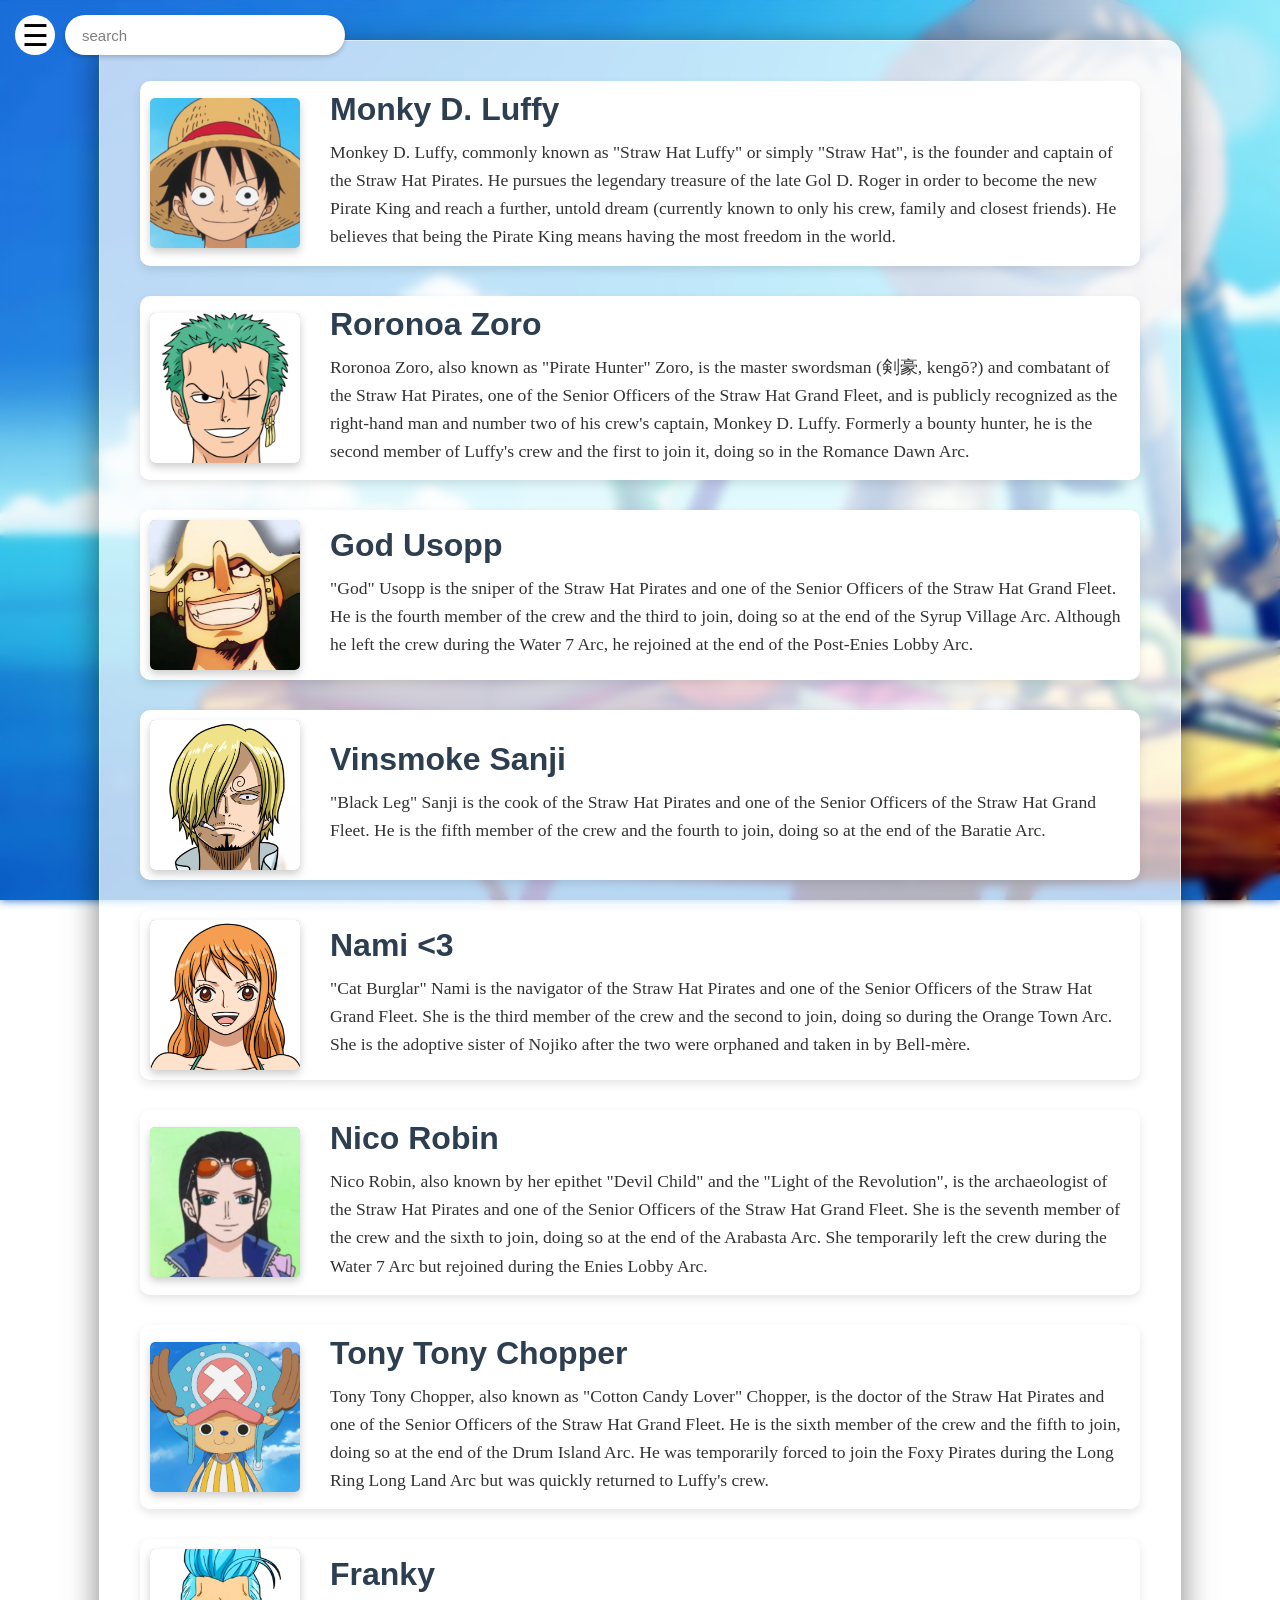
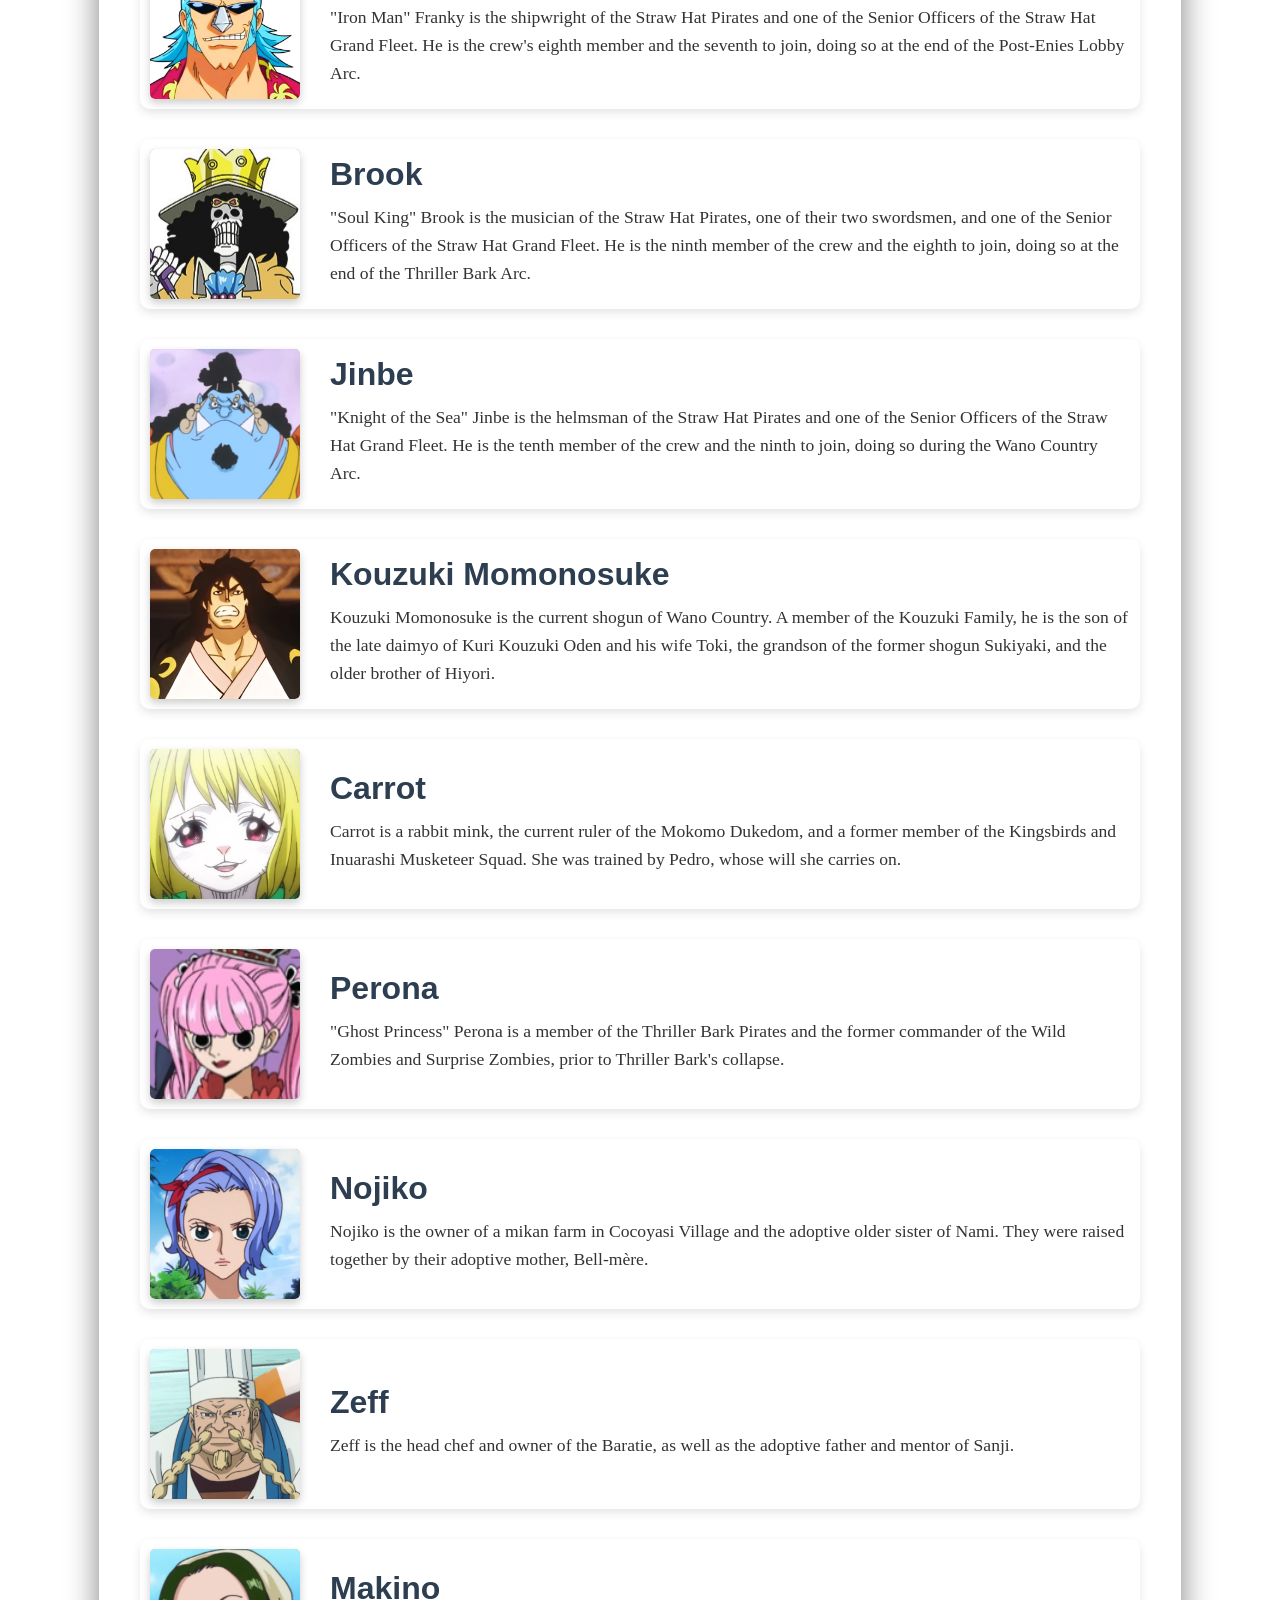
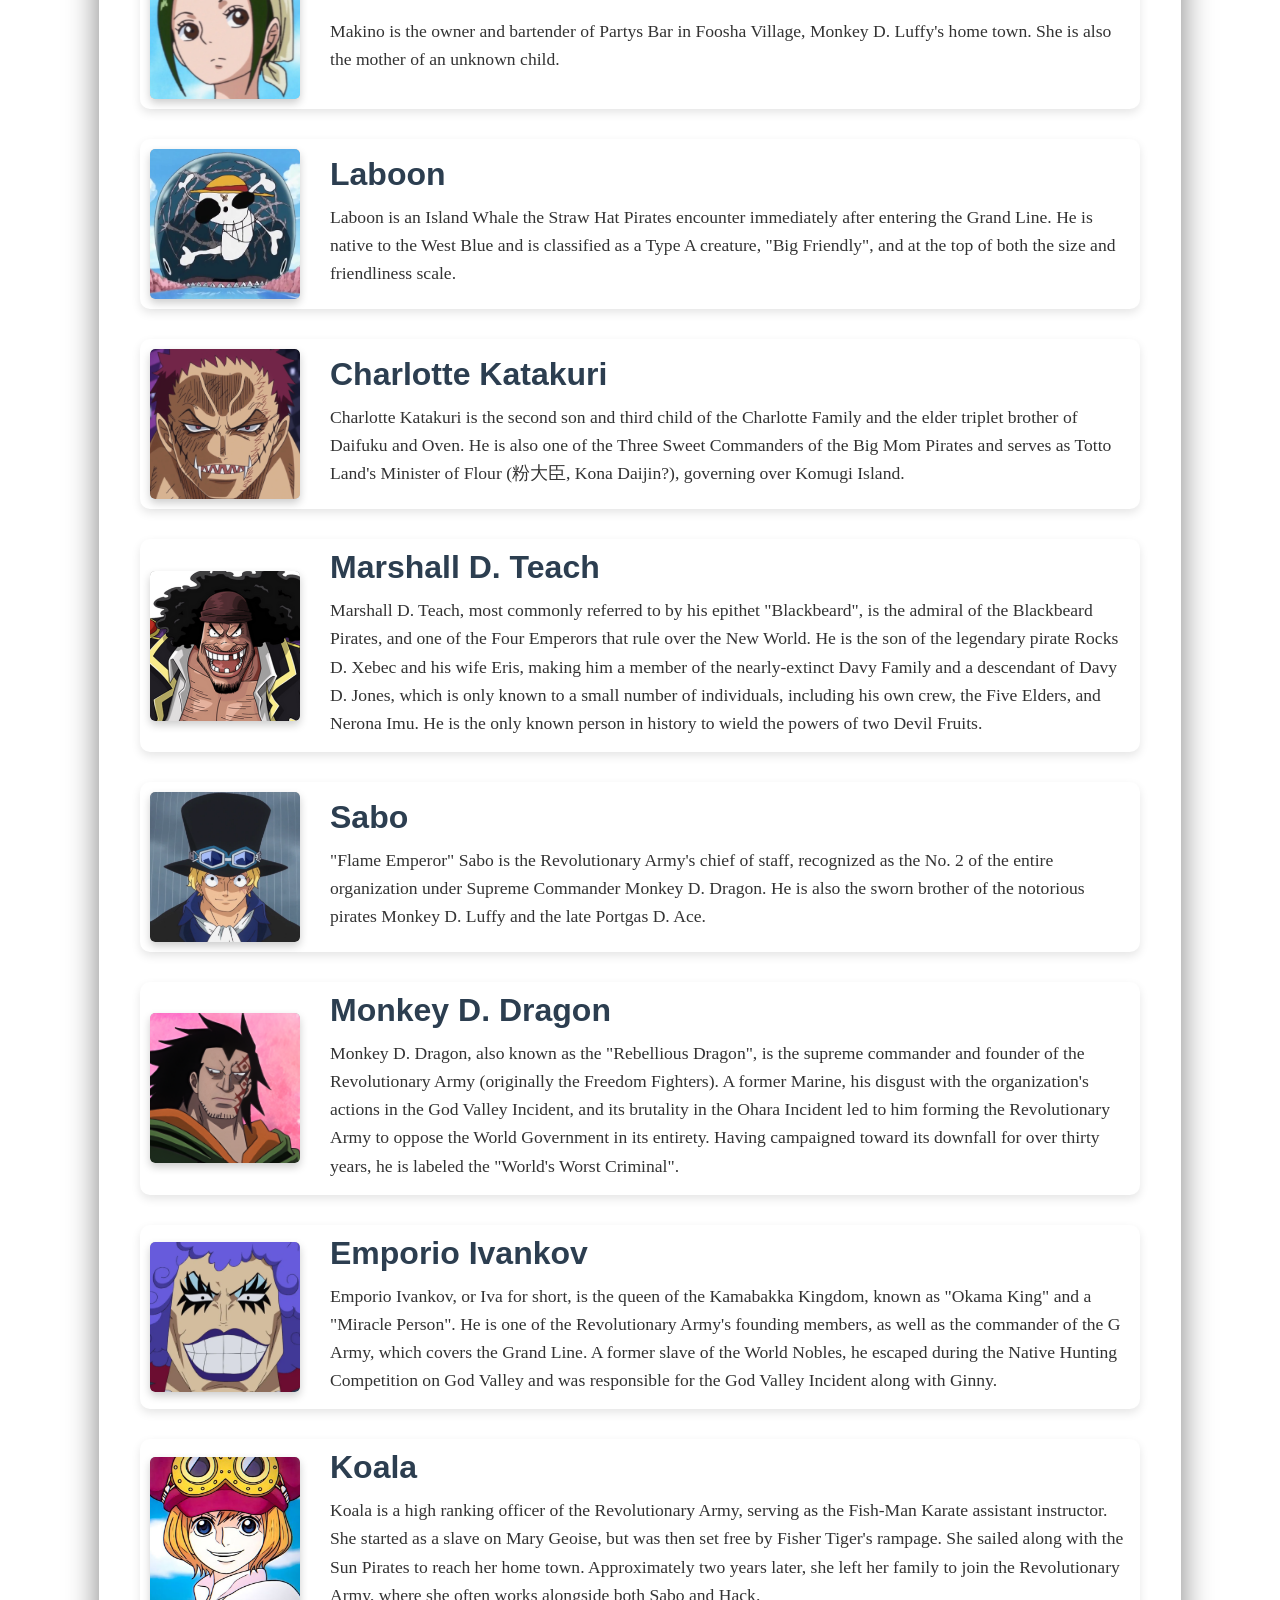
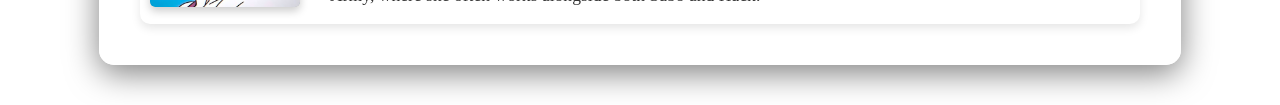
<file: characters.html>
<!DOCTYPE html>
<html lang="en">
<head>
    <meta charset="UTF-8">
    <meta name="viewport" content="width=device-width, initial-scale=1.0">
    <title>characters</title>
    <link rel="icon" href="images/one-map-logo.png">
    <link rel="stylesheet" href="CSS/global.css">
    <link rel="stylesheet" href="CSS/characters.css">
    <link rel="stylesheet" href="https://cdnjs.cloudflare.com/ajax/libs/font-awesome/4.7.0/css/font-awesome.min.css">
</head>
<body>

    <div id="search">
        <input id="search-input" type="search" placeholder="search" autocomplete="off">
        <button id="clear-btn" class="fa fa-times" title="Clear search" style="display: none;"></button>
        <div id="search-results" class="search-dropdown" style="display: none;"></div>
    </div>
    
    <div id="page-overlay"></div>
    <span style="font-size:30px;cursor:pointer" id="open-nav-btn">&#9776;</span>

    <div id="mySidenav" class="sidenav">
        <a href="javascript:void(0)" class="closebtn" id="close-nav-btn">&times;</a>
        <a href="index.html" id="Map-nav"><i class="fa fa-map-o"></i> Map</a>
        <a href="characters.html" id="characters"><img src="images/characters-icon.png" class="characters-icon"> characters</a>
        <a href="places.html" id="Places"><i class="fa fa-map-marker"></i> Places</a>
        <a href="wordle.html" id="wordle-nav"><i class="fa fa-gamepad"></i> Wordle</a>
        <a href="contact.html" id="contact"><i class="fa fa-fw fa-envelope"></i> Contact us</a>
    </div>

    <div id="cards-grid" class="cards-grid"></div>

<script src="https://code.jquery.com/jquery-3.7.1.min.js"></script>
<script src="JS/global.js"></script>
<script src="JS/characters.js"></script>
</body>
</html>
</file>
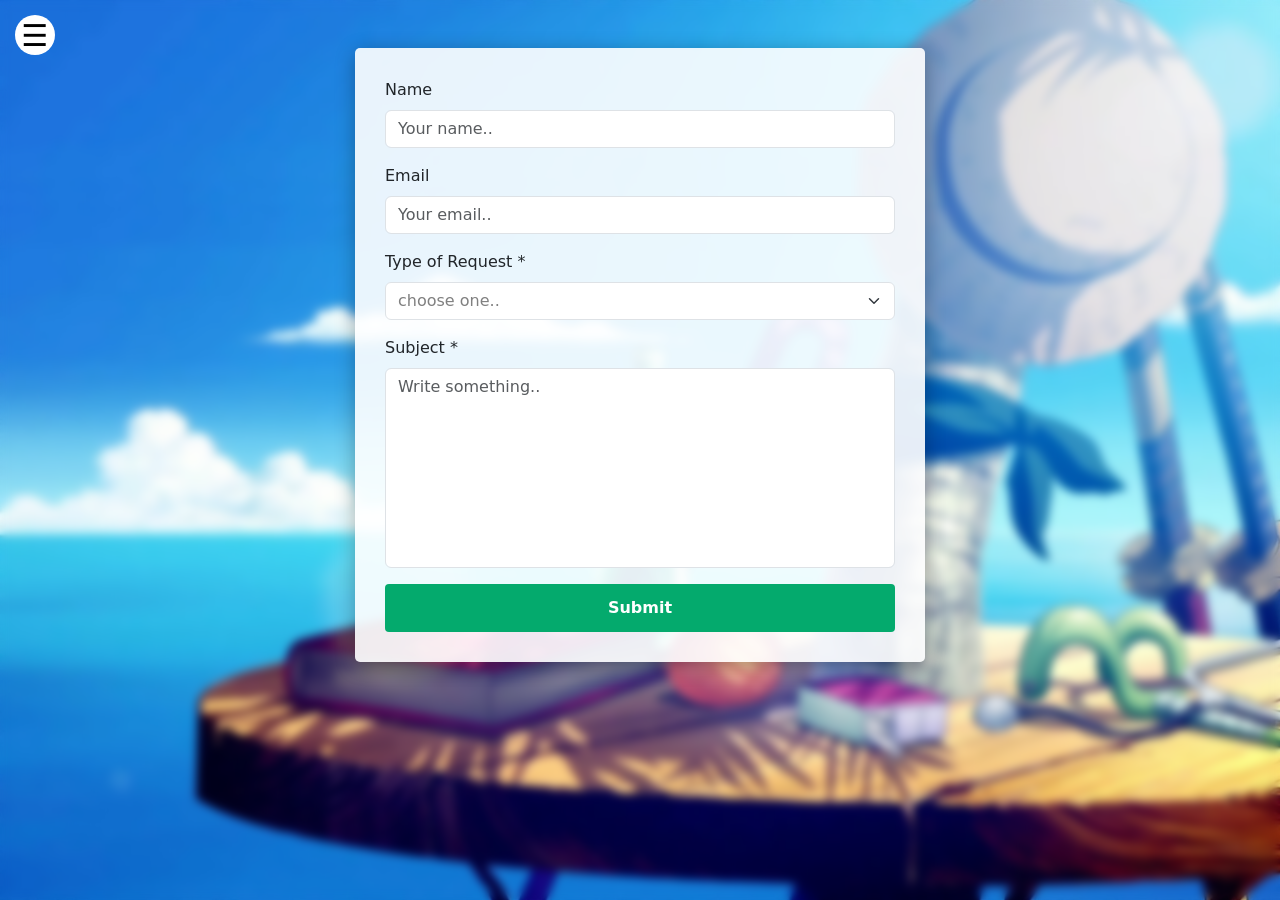
<file: contact.html>
<!DOCTYPE html>
<html lang="en">

<head>
    <meta charset="UTF-8">
    <meta name="viewport" content="width=device-width, initial-scale=1.0">
    <title>Contact Us</title>
    <link rel="icon" href="images/one-map-logo.png">
    <link href="https://cdn.jsdelivr.net/npm/bootstrap@5.3.2/dist/css/bootstrap.min.css" rel="stylesheet">
    
    <link rel="stylesheet" href="CSS/global.css">
    <link rel="stylesheet" href="CSS/contact.css">
    <link rel="stylesheet" href="https://cdnjs.cloudflare.com/ajax/libs/font-awesome/4.7.0/css/font-awesome.min.css">
</head>

<body>

    <div id="page-overlay"></div>
    <span style="font-size:30px;cursor:pointer" id="open-nav-btn">&#9776;</span>

    <div id="mySidenav" class="sidenav">
        <a href="javascript:void(0)" class="closebtn" id="close-nav-btn">&times;</a>
        <a href="index.html" id="Map-nav"><i class="fa fa-map-o"></i> Map</a>
        <a href="characters.html" id="characters"><img src="images/characters-icon.png" class="characters-icon"> characters</a>
        <a href="places.html" id="Places"><i class="fa fa-map-marker"></i> Places</a>
        <a href="wordle.html" id="wordle-nav"><i class="fa fa-gamepad"></i> Wordle</a>
        <a href="contact.html" id="contact"><i class="fa fa-fw fa-envelope"></i> Contact us</a>
    </div>

    <div class="container mt-5 mb-5">
        <div class="row justify-content-center">
            <div class="col-12 col-md-8 col-lg-6 contact-card">
                
                <form action="">
                    <div class="mb-3">
                        <label for="fname" class="form-label">Name</label>
                        <input type="text" id="fname" name="fullname" class="form-control custom-input" placeholder="Your name..">
                    </div>

                    <div class="mb-3">
                        <label for="email" class="form-label">Email</label>
                        <input type="email" id="email" name="email" class="form-control custom-input" placeholder="Your email.." pattern="[a-z0-9._%+\-]+@[a-z0-9.\-]+\.[a-z]{2,}$">
                    </div>

                    <div class="mb-3">
                        <label for="reqtype" class="form-label">Type of Request *</label>
                        <select id="reqtype" name="reqtype" class="form-select custom-input" required>
                            <option value="" disabled selected>choose one..</option>
                            <option value="bugrep">Bug Report</option>
                            <option value="suggestion">Feature Suggestion</option>
                            <option value="wrong">Wrong Information</option>
                            <option value="feedback">General Feedback</option>
                            <option value="contact">Contact</option>
                            <option value="Other">Other</option>
                        </select>
                    </div>

                    <div class="mb-3">
                        <label for="subject" class="form-label d-flex justify-content-between align-items-center">
                            <span>Subject *</span>
                            <span id="char-warning" class="warning-text mb-0 text-end">You have reached the maximum character limit.</span>
                        </label>
                        <textarea id="subject" name="subject" class="form-control custom-input" placeholder="Write something.." style="height:200px" maxlength="1000" required></textarea>
                    </div>
                
                    <button type="submit" class="btn w-100 custom-submit">Submit</button>
                </form>

            </div>
        </div>
    </div>

    <div id="success-popup" class="popup-overlay">
        <div class="popup-content">
            <h2>Success!</h2>
            <p>Your message has been sent successfully.</p>
            <button id="close-popup" class="btn custom-submit">Close</button>
        </div>
    </div>

    <script src="https://code.jquery.com/jquery-3.7.1.min.js"></script>
    <script src="JS/contact.js"></script>
    <script src="JS/global.js"></script>
</body>
</html>
</file>
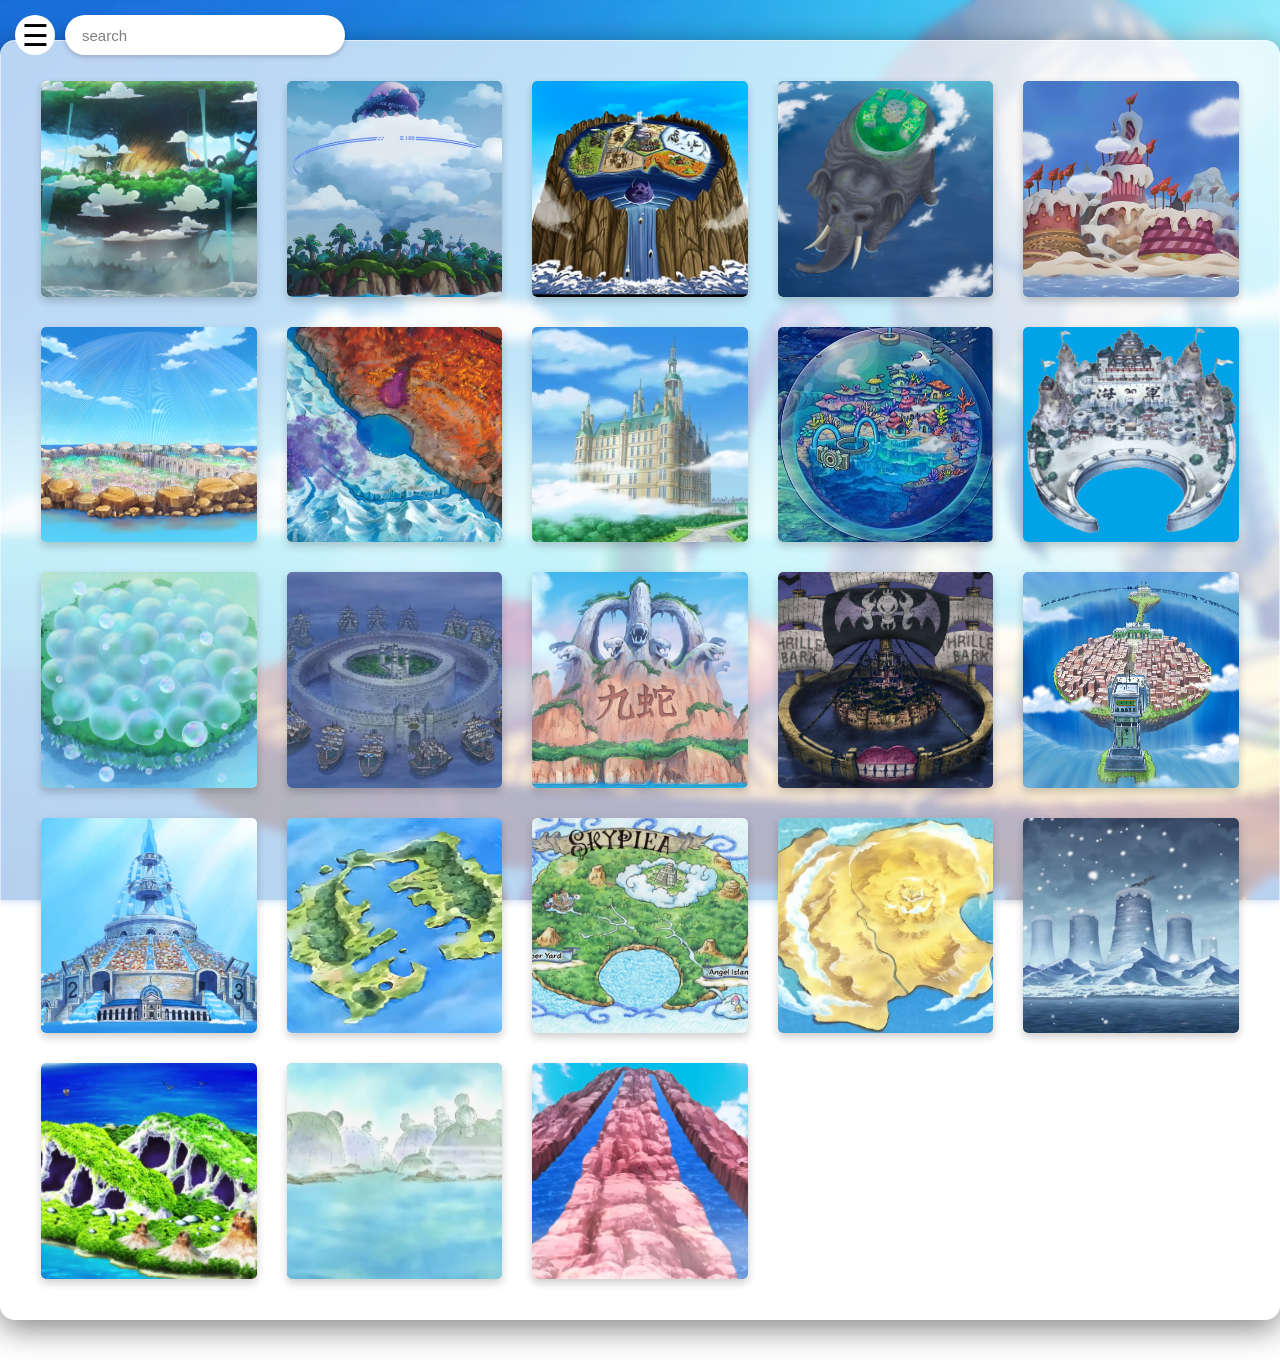
<file: places.html>
<!DOCTYPE html>
<html lang="en">
<head>
    <meta charset="UTF-8">
    <meta name="viewport" content="width=device-width, initial-scale=1.0">
    <title>places</title>
    <link rel="icon" href="images/one-map-logo.png">
    <link rel="stylesheet" href="CSS/global.css">
    <link rel="stylesheet" href="CSS/places.css">
    <link rel="stylesheet" href="https://cdnjs.cloudflare.com/ajax/libs/font-awesome/4.7.0/css/font-awesome.min.css">
</head>
<body>

    <div id="search">
        <input id="search-input" type="search" placeholder="search" autocomplete="off">
        <button id="clear-btn" class="fa fa-times" title="Clear search" style="display: none;"></button>
        <div id="search-results" class="search-dropdown" style="display: none;"></div>
    </div>
    
    <div id="page-overlay"></div>
    <span style="font-size:30px;cursor:pointer" id="open-nav-btn">&#9776;</span>

    <div id="mySidenav" class="sidenav">
        <a href="javascript:void(0)" class="closebtn" id="close-nav-btn">&times;</a>
        <a href="index.html" id="Map-nav"><i class="fa fa-map-o"></i> Map</a>
        <a href="characters.html" id="characters"><img src="images/characters-icon.png" class="characters-icon"> characters</a>
        <a href="places.html" id="Places"><i class="fa fa-map-marker"></i> Places</a>
        <a href="wordle.html" id="wordle-nav"><i class="fa fa-gamepad"></i> Wordle</a>
        <a href="contact.html" id="contact"><i class="fa fa-fw fa-envelope"></i> Contact us</a>
    </div>

    <div id="cards-grid" class="cards-grid"></div>

<script src="https://code.jquery.com/jquery-3.7.1.min.js"></script>
<script src="JS/global.js"></script>
<script src="JS/places.js"></script>
</body>
</html>
</file>
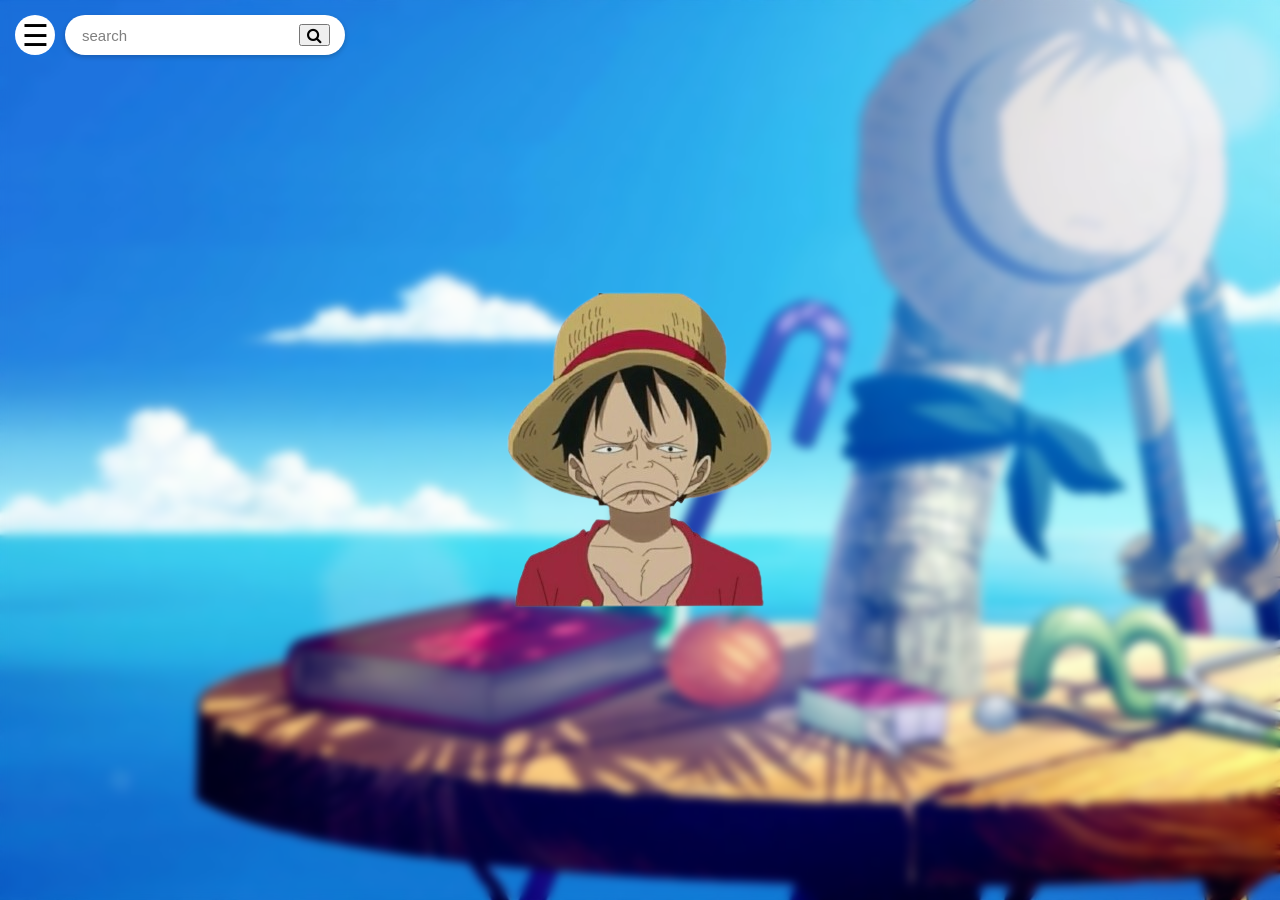
<file: Places.html>
<!DOCTYPE html>
<html lang="en">
<head>
    <meta charset="UTF-8">
    <meta name="viewport" content="width=device-width, initial-scale=1.0">
    <title>places</title>
    <style>
        h1,h3{display: flex; justify-content: center; color: rgb(255, 0, 0);}
        .sad-face{
            position: fixed;
            top: 50%;
            left: 50%;
            transform: translate(-50%, -50%);

        }
    </style>
    <link rel="stylesheet" href="CSS/style.css">
    <link rel="stylesheet" href="CSS/global.css">
    <link rel="stylesheet" href="https://cdnjs.cloudflare.com/ajax/libs/font-awesome/4.7.0/css/font-awesome.min.css">
</head>
<body>

    <div id="search">
        <input id="search-input" type="search" placeholder="search" autocomplete="off">
        <button class="fa fa-search" title="search"></button>
        <div id="search-results" class="search-dropdown" style="display: none;"></div>
    </div>

    <span style="font-size:30px;cursor:pointer" id="open-nav-btn">&#9776;</span>

    <div id="mySidenav" class="sidenav">
        <a href="javascript:void(0)" class="closebtn" id="close-nav-btn">&times;</a>
        <a href="index.html" id="Map-nav"><i class="fa fa-map-o"></i> Map</a>
        <a href="characters.html" id="characters"><img src="images/characters-icon.png" class="characters-icon"> characters</a>
        <a href="places.html" id="Places"><i class="fa fa-map-marker"></i> Places</a>
        <a href="contact.html" id="contact"><i class="fa fa-fw fa-envelope"></i> Contact us</a>
    </div>
    <h1>Coming soon...</h1>
    <img src="images/luffy-ugly-face.png" class="sad-face">
    

<script src="https://code.jquery.com/jquery-3.7.1.min.js"></script>
<script src="JS/global.js"></script>
</body>
</html>
</file>
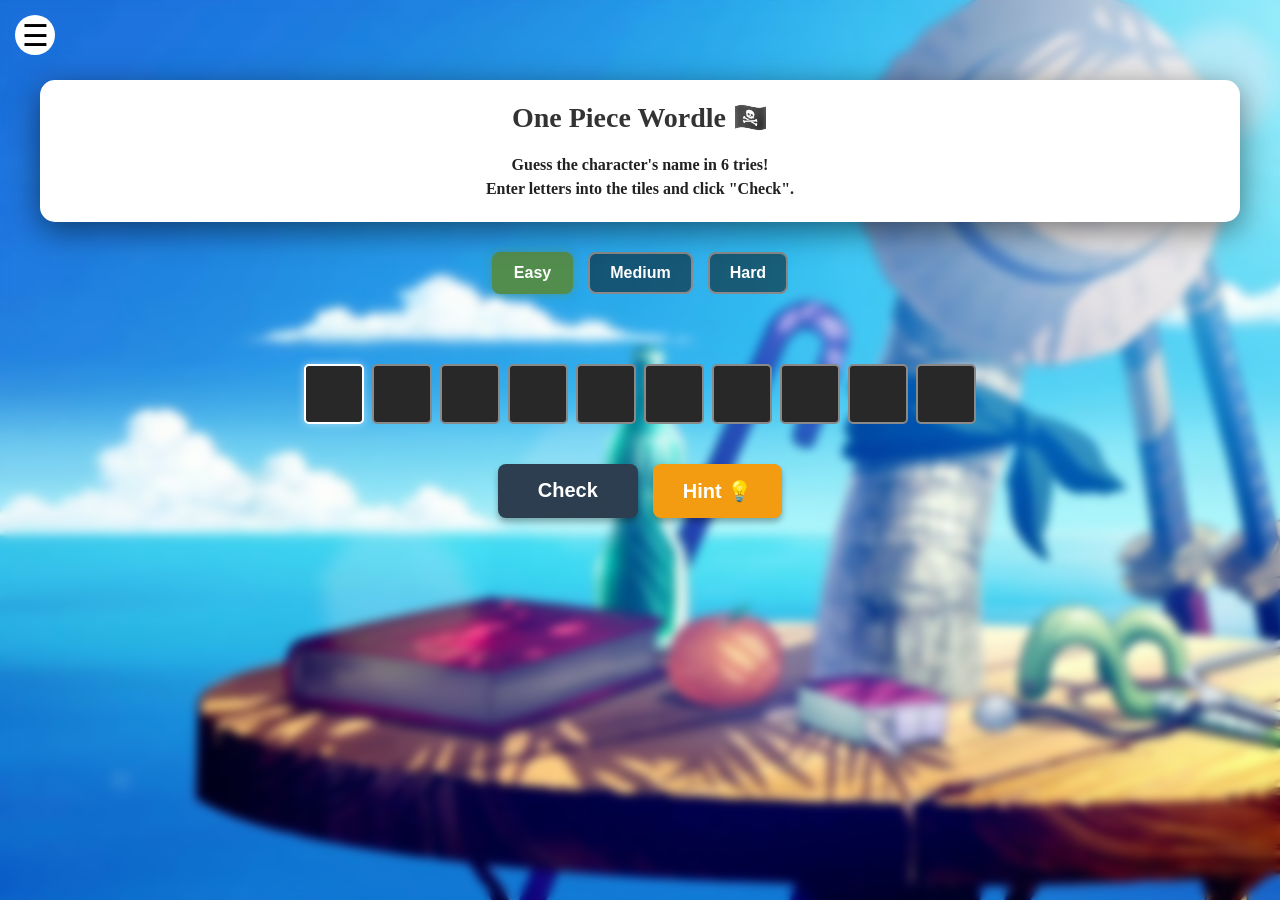
<file: wordle.html>
<!DOCTYPE html>
<html lang="en">
<head>
    <meta charset="UTF-8">
    <meta name="viewport" content="width=device-width, initial-scale=1.0">
    <title>One Piece Wordle</title>
    <link rel="icon" href="images/one-map-logo.png">
    <link rel="stylesheet" href="CSS/global.css">
    <link rel="stylesheet" href="CSS/wordle.css">
    <link rel="stylesheet" href="https://cdnjs.cloudflare.com/ajax/libs/font-awesome/4.7.0/css/font-awesome.min.css">
</head>
<body>
    
    <div id="page-overlay"></div>
    <span style="font-size:30px;cursor:pointer" id="open-nav-btn">&#9776;</span>

    <div id="mySidenav" class="sidenav">
        <a href="javascript:void(0)" class="closebtn" id="close-nav-btn">&times;</a>
        <a href="index.html" id="Map-nav"><i class="fa fa-map-o"></i> Map</a>
        <a href="characters.html" id="characters"><img src="images/characters-icon.png" class="characters-icon"> characters</a>
        <a href="places.html" id="Places"><i class="fa fa-map-marker"></i> Places</a>
        <a href="wordle.html" id="wordle-nav"><i class="fa fa-gamepad"></i> Wordle</a>
        <a href="contact.html" id="contact"><i class="fa fa-fw fa-envelope"></i> Contact us</a>
    </div>

    <main class="wordle-container">
        <div class="info-box">
            <h1>One Piece Wordle 🏴‍☠️</h1>
            <p>Guess the character's name in 6 tries! <br>
            Enter letters into the tiles and click "Check".</p>
        </div>

        <div class="difficulty-selectors">
            <button class="diff-btn active" data-level="easy">Easy</button>
            <button class="diff-btn" data-level="medium">Medium</button>
            <button class="diff-btn" data-level="hard">Hard</button>
        </div>

        <div id="guess-history" class="wordle-grid"></div>

        <div class="wordle-grid">
            <div id="active-guess" class="wordle-row">
                </div>
        </div>

        <div class="action-buttons">
            <button id="check-btn" class="check-button">Check</button>
            <button id="hint-btn" class="hint-button" title="Get the first letter!">Hint 💡</button>
        </div>
        
        <div id="game-message" style="display: none; text-align: center; font-size: 24px; font-weight: bold; color: white; margin-top: 10px;"></div>
    </main>

    <script src="https://code.jquery.com/jquery-3.7.1.min.js"></script>
    <script src="JS/global.js"></script>
    <script src="JS/wordle.js"></script>
</body>
</html>
</file>
<file: CSS/global.css>
/* ----- general ----- */
html, body {
    margin: 0;
    padding: 0;
    width: 100%;
}

body {
    background-image: url('../images/OP-backgruond.jpg');
    background-size: cover;
    background-position: center;
    background-attachment: fixed; /* background is fixed while scrolling*/
}

/* bluring the background image*/
body::before {
    content: ''; /* creates an empty element */
    position: fixed;
    inset: 0; /* stretches across the screen */
    background: inherit;
    filter: blur(5px);
    z-index: 0;
}


/* Darkening the page when the navbar is open */
#page-overlay {
    display: none;
    position: fixed;
    inset: 0;
    background: rgba(0, 0, 0, 0.5);
    z-index: 45;
}

/* ----- sidenav ----- */

.sidenav {
    height: 100%;
    width: 0;
    position: fixed;
    z-index: 50;
    top: 0;
    left: 0;
    background-color: white;
    overflow-x: hidden;
    transition: 0.3s;
}


.sidenav a {
    font-family: 'Bangers', cursive, sans-serif;
    padding: 15px 20px;
    text-decoration: none;
    font-size: 22px;
    color: #818181;
    display: flex;
    align-items: center;
    gap: 15px;
    transition: 0.3s;
    white-space: nowrap;
}


/* close button */
.sidenav .closebtn {
    position: absolute;
    top: 0;
    right: 0;
    font-size: 40px;
    padding: 0 10px; 
    cursor: pointer;
    color: #818181;
}

.sidenav .closebtn:hover {
    color: #111111;
}

.sidenav a:hover {
    color: #111111;
}

/* icons in side nav */
.sidenav i, .characters-icon {
    width: 25px;
    text-align: center;
}

.characters-icon { /* adjust characters icon */
    width: 25px;
    height: 25px;
    object-fit: contain;
}

/* open button */
#open-nav-btn {
    position: fixed;
    top: 15px;
    left: 15px;
    z-index: 40;
    background: white;
    color: black;
    width: 40px; 
    height: 40px;
    border-radius: 50%;
    display: flex;
    justify-content: center;
    align-items: center;
    
    cursor: pointer;
    transition: 0.3s;
    font-size: 20px; 
}

#open-nav-btn:hover {
    background: #bcbcbc;

}

/* dark overlay behind the sidenav */
#page-overlay {
    display: none;
    position: fixed;
    inset: 0;
    background: rgba(0, 0, 0, 0.5);
    z-index: 45; /* above map, below sidenav */
}

/* ----- search bar ----- */

#search {
    position: fixed;
    top: 15px;
    left: 65px; 
    height: 40px; 
    width: 250px;
    background: white;
    z-index: 50;
    display: flex;
    align-items: center;
    padding: 0 15px;
    border-radius: 50px;
    gap: 8px;
    box-shadow: 0 2px 5px rgba(0,0,0,0.2);
    overflow: visible;
}

#search-input {
    color: black;
    font-family: 'Lexend', sans-serif;
    border: none; 
    outline: none;
    background: transparent;
    width: 100%;
    font-size: 15px;
    padding-right: 30px;
}

#search-input::placeholder {
    color: rgba(0, 0, 0, 0.5);
}


#search-input::-webkit-search-cancel-button { /* removing the annoying X mark in search box */
    display: none;
}

#search.active {
    border-radius: 20px 20px 0 0;
}

.search-dropdown { /* dropdown results */
    position: absolute;
    top: 100%;
    left: 0;
    width: 100%;
    background: white;
    border-radius: 0 0 20px 20px; 
    z-index: 50;
    max-height: 250px;
    overflow-y: auto;
    box-shadow: 0 4px 6px rgba(0,0,0,0.2);
    margin-top: 0; 
}   

.search-dropdown a {
    color: black;
    padding: 10px 16px;
    text-decoration: none;
    display: block;
    cursor: pointer;
    border-bottom: 1px solid rgba(255,255,255,0.1);
}

.search-dropdown a:hover {
    background: rgba(27, 27, 27, 0.15);
}


/* X butn inside search box */
#clear-btn {
    background: transparent;
    border: none;
    cursor: pointer;
    color: #818181;
    font-size: 18px;
    padding: 0 5px;
    transition: 0.2s;
}

#clear-btn:hover {
    color: #444444;
}
</file>
<file: CSS/characters.css>
/* cards style */
.cards-grid {
  display: flex;
  flex-direction: column; /* sets character in one column */
  gap: 30px; 
  padding: 40px; 
  max-width: 1000px; 
  margin: 40px auto; 
  position: relative; 
  z-index: 1; 

  /* adds a white transparented background */
  background-color: rgba(255, 255, 255, 0.7); 
  border-radius: 15px; 
  box-shadow: 0 8px 32px rgba(0, 0, 0, 0.5); 
  border: 1px solid rgba(255, 255, 255, 0.5); 
}

/* design for each row */
.character-row {
  display: flex;
  flex-direction: row; /* stting the image on left and text on right */
  align-items: center;
  background-color: #ffffff; /* adds a white background (not transparente)*/
  border-radius: 10px;
  padding: 10px;
  gap: 30px;
  box-shadow: 0 4px 10px rgba(0,0,0,0.1);
}

/* right side */
.character-info {
  flex-grow: 1;
  color: #333;
  text-align: left;
}

.character-info h2 {
  font-family: 'Roboto', sans-serif;
  margin-top: 0;
  color: #2c3e50;
  font-size: 2em;
  margin-bottom: 10px;
}

.character-info p {
  font-size: 1.1em;
  line-height: 1.6;
  margin: 5px 0;
}

/* ----- flip card ----- */
.flip-card {
  background-color: transparent;
  width: 100%;
  max-width: 150px;
  flex-shrink: 0;
  aspect-ratio: 1 / 1; 
  perspective: 1000px; 
  cursor: pointer;
  transition: transform 0.3s;
}

.flip-card:hover {
  transform: scale(1.03);
}

.flip-card-inner {
  position: relative;
  width: 100%;
  height: 100%;
  text-align: center;
  transition: transform 0.8s;
  transform-style: preserve-3d; 
  box-shadow: 0 4px 8px 0 rgba(0,0,0,0.2);
  border-radius: 5px;
}

.flip-card.is-flipped .flip-card-inner {
  transform: rotateY(180deg);
}

.flip-card-front, .flip-card-back {
  position: absolute;
  width: 100%;
  height: 100%;
  -webkit-backface-visibility: hidden; 
  backface-visibility: hidden; 
  border-radius: 5px;
  overflow: hidden;
}

.flip-card-front {
  background-color: #bbb;
}

.flip-card-back {
  background-color: #2c3e50; 
  color: white;
  transform: rotateY(180deg);
  display: flex;
  flex-direction: column;
  justify-content: center;
  align-items: center;
}

.flip-card-front > img {
  width: 100%; 
  height: 100%; 
  object-fit: cover; 
  border-radius: 5px;
}

/* adaptation to small screens */
@media (max-width: 768px) {
  .character-row {
    flex-direction: column; /* set image up and text down*/
    text-align: center;
  }
  
  .character-info {
    text-align: center; 
  }
  
  .flip-card {
    max-width: 300px; /* card a bit bigger on small screens*/
  }
}
</file>
<file: CSS/contact.css>
/* contact-card */
.contact-card {
    position: relative;
    z-index: 1;
    border-radius: 5px;
    background-color: rgba(255, 255, 255, 0.9);
    padding: 30px;
    box-shadow: 0 4px 20px rgba(0, 0, 0, 0.3);
    animation: floatDown 0.8s ease-out forwards;
}

/* request type colors */
#reqtype {
    color: gray;
}

#reqtype.valid {
    color: black;
}

#reqtype option {
    color: black;
}


.custom-input {
    resize: none;
}

.custom-submit {
    background-color: #04AA6D;
    color: white;
    padding: 12px 20px;
    border: none;
    border-radius: 4px;
    font-weight: bold;
}

.custom-submit:hover {
    background-color: #45a049;
    color: white;
}

/* ----- warning message ----- */
.warning-text {
    color: #d9534f;
    font-size: 13px;
    font-weight: bold;
    display: none;
}

/* ----- popup window ----- */
.popup-overlay {
    opacity: 0;
    visibility: hidden;
    display: flex;
    transition: opacity 0.4s ease, visibility 0.4s ease;
    position: fixed;
    inset: 0;
    background-color: rgba(0, 0, 0, 0.6);
    z-index: 100;
    justify-content: center;
    align-items: center;
}

.popup-overlay.show {
    opacity: 1;
    visibility: visible;
}

.popup-content {
    background-color: white;
    padding: 30px 40px;
    border-radius: 8px;
    text-align: center;
    box-shadow: 0 4px 20px rgba(0, 0, 0, 0.3);
    max-width: 400px;
    width: 80%;
    transform: translateY(-20px);
    transition: transform 0.4s ease;
}

.popup-overlay.show .popup-content {
    transform: translateY(0);
}

.popup-content h2 {
    color: #04AA6D;
    margin-top: 0;
}
</file>
<file: CSS/places.css>
/* grid style */
.cards-grid {
  display: grid;
  grid-template-columns: repeat(auto-fit, minmax(200px, 1fr));
  gap: 30px; 
  padding: 40px; 
  max-width: 1200px; 
  margin: 40px auto; 
  justify-items: center; 
  position: relative; 
  z-index: 1; 

  /* adding a white background rectangle */
  background-color: rgba(255, 255, 255, 0.7); 
  border-radius: 15px; 
  box-shadow: 0 8px 32px rgba(0, 0, 0, 0.5); 
  border: 1px solid rgba(255, 255, 255, 0.5); 
}

/* ----- flip card ----- */
.flip-card {
  background-color: transparent;
  width: 100%;
  max-width: 300px; 
  aspect-ratio: 1 / 1; 
  perspective: 1000px; /* creats a nice flipping perspective */
  cursor: pointer;
  transition: transform 0.3s;
}
.flip-card:hover {
  transform: scale(1.03);
}

.flip-card-inner {
  position: relative;
  width: 100%;
  height: 100%;
  text-align: center;
  transition: transform 0.8s;
  transform-style: preserve-3d; /* preserves 3D space for child elements */
  box-shadow: 0 4px 8px 0 rgba(0,0,0,0.2);
  border-radius: 5px;
}

.flip-card.is-flipped .flip-card-inner {
  transform: rotateY(180deg);
}

.flip-card-front, .flip-card-back {
  position: absolute;
  width: 100%;
  height: 100%;
  -webkit-backface-visibility: hidden; /* Safari */
  backface-visibility: hidden; /* chrome,firefox etc. */
  border-radius: 5px;
  overflow: hidden;
}

.flip-card-front {
  background-color: #bbb;
}

.flip-card-back {
  background-color: #2c3e50; 
  color: white;
  transform: rotateY(180deg);
  display: flex;
  flex-direction: column;
  justify-content: center;
  align-items: center;
}


.flip-card-front > img {
  width: 100%; 
  height: 100%; 
  object-fit: cover; 
  border-radius: 5px;
}
 
.flip-card-back p {
    margin: 0;        
    padding: 5px;    
}
</file>
<file: CSS/style.css>
/* ----- general ----- */
html.map-page, body.map-page {
    /* disable scrolling */
    height: 100%;
    overflow: hidden; 

    /* centers the map */
    display: flex;
    justify-content: center;
    align-items: center;
}

/* ----- map ----- */

/* map wrapper catch the whole screen */
#map-wrapper {
    width: 100vw;
    height: 100vh;
    overflow: hidden;
    position: relative;
}


/* adjust the container to the map size */
#map-container {
    display: block;
    width: 8072px; 
    height: 4109px; 
    position: relative;
}

#map {
    width: 100%;
    height: 100%;
    display: block;
}

/* ----- characters marker ------ */
.marker {
    position: absolute;
    width: 40px;
    height: 40px;
    cursor: pointer;
    z-index: 15;
    transform: translate(-50%, -50%); 
}

/* img inside the marker */
.marker > img {
    width: 100%;
    height: 100%;
    object-fit: cover;
    border-radius: 50%;
    border: 2px solid #ffcc00;
}

/* ----- pop up window ----- */
.info-popup, .island-popup {
    display: none;
    position: absolute;
    bottom: 100%;
    left: 50%;
    margin-bottom: calc(15px * var(--popup-scale, 1));
    transform: translateX(-50%) scale(var(--popup-scale, 1));
    transform-origin: bottom center;
    width: 250px;
    background-color: rgba(0, 0, 0, 0.85);
    color: white;
    padding: 15px;
    border-radius: 8px;
    border: 2px solid #ffcc00;
    box-shadow: 0 4px 15px rgba(0,0,0,0.5);
    z-index: 20;
    cursor: default;
}
.info-popup h3, .island-popup h3 {
    margin: 0 0 10px 0;
    color: #ffcc00;
    font-size: 18px;
    border-bottom: 1px solid rgba(255, 204, 0, 0.3);
                /* --------for windows-------   --------for mac--------------   --backup--  */
    font-family: 'Comic Sans MS', 'Comic Sans', 'Chalkboard SE', 'Marker Felt', sans-serif;
    /* padding-bottom: 5px; */
}
.info-popup p, .island-popup p {
    margin: 5px 0;
    font-size: 14px;
    line-height: 1.4;
}

.island-area {
    position: absolute;
    transform: translate(-50%, -50%);
    cursor: pointer;
    z-index: 5;
}
.island-popup {
    z-index: 25;
}

 
/* showing area. DELETE AT RELEASE */
.island-area:hover {
    background: rgba(0, 242, 255, 0.2);
}


/* fixing popups that are close to edges of the map */
.align-left {
    transform: translateX(0) scale(var(--popup-scale, 1)) !important;
    transform-origin: bottom left !important;
}

.align-right {
    transform: translateX(-100%) scale(var(--popup-scale, 1)) !important;
    transform-origin: bottom right !important;
}

.align-top {
    bottom: auto !important;
    top: 100% !important;
    margin-bottom: 0 !important;
    margin-top: calc(15px * var(--popup-scale, 1)) !important;
    transform-origin: top center !important;
}

.align-top.align-left {
    transform-origin: top left !important;
}
.align-top.align-right {
    transform-origin: top right !important;
}


/* ----- cluster-markers ----- */

.cluster-marker {
    position: absolute;
    background-color: rgba(0, 0, 0, 0.85); 
    color: white; 
    width: 40px; 
    height: 40px;
    border-radius: 50%;
    display: flex;
    justify-content: center;
    align-items: center;
    cursor: pointer;
    border: 2px solid #ffcc00; 
    box-shadow: 0 4px 15px rgba(0,0,0,0.5); 
    z-index: 10;
    transform: translate(-50%, -50%);
}

.cluster-display {
    width: 100%;
    height: 100%;
    display: flex;
    justify-content: center;
    align-items: center;
}

.cluster-active-img {
    width: 100%;
    height: 100%;
    border-radius: 50%;
    object-fit: cover;
}

.cluster-menu {
     max-height: calc(5 * 50px);
     overflow-y: auto;
    display: none;
    position: absolute;
    top: 120%;
    left: 50%;
    transform: translateX(-50%);
    background-color: rgba(0, 0, 0, 0.85); 
    border: 2px solid #ffcc00; 
    border-radius: 8px; 
    box-shadow: 0 4px 15px rgba(0,0,0,0.5); 
    padding: 5px 0;
    min-width: 200px;
    z-index: 30;
}

/*characters lines in menu*/
.cluster-menu div {
    color: white;
    display: flex;
    align-items: center;
    gap: 10px;
    padding: 10px 15px;
    cursor: pointer;
    border-bottom: 1px solid rgba(255, 204, 0, 0.3); 
    font-size: 14px; 
}
.cluster-menu div:hover {
    background-color: rgba(255, 204, 0, 0.15); 
}
.cluster-menu div:last-child {
    border-bottom: none;
}
/*image in menu*/
.cluster-menu-img {
    width: 30px;
    height: 30px;
    border-radius: 50%;
    object-fit: cover;
    border: 1px solid #ffcc00;
}
</file>
<file: CSS/wordle.css>
/* ==========================================
   Main container wrapping the entire game
   ========================================== */
.wordle-container {
    display: flex;
    flex-direction: column;
    align-items: center;
    gap: 30px;
    width: 95%; /* הגדלנו מ-90% ל-95% כדי לנצל יותר שטח במסך */
    max-width: 1200px; /* שינוי קריטי: הגדלנו מ-600 ל-1200 פיקסלים! */
    margin: 80px auto 40px auto; 
    position: relative;
    z-index: 1; 
}

/* ==========================================
   Info box (Opaque with float-in animation from top)
   ========================================== */
.info-box {
    background-color: #ffffff; /* Opaque white background */
    border-radius: 15px;
    box-shadow: 0 8px 32px rgba(0, 0, 0, 0.5);
    border: 1px solid rgba(255, 255, 255, 0.8);
    padding: 20px 30px;
    text-align: center;
    width: 100%;
    box-sizing: border-box;
    /* Animation: Float in from top to bottom */
    animation: slideDown 0.8s ease-out forwards;
}

.info-box h1 {
    margin-top: 0;
    color: #333;
    font-size: 28px;
}

.info-box p {
    margin-bottom: 0;
    color: #222;
    font-size: 16px;
    line-height: 1.5;
    font-weight: bold;
}

/* Keyframes for top-to-bottom entrance animation */
@keyframes slideDown {
    0% {
        opacity: 0;
        transform: translateY(-10px);
    }
    100% {
        opacity: 1;
        transform: translateY(0);
    }
}

/* ==========================================
   Game board and tiles
   ========================================== */
.wordle-grid {
    display: flex;
    flex-direction: column;
    gap: 8px;
}

.wordle-row {
    display: flex;
    gap: 8px;
    justify-content: center;
}

.wordle-tile {
    width: 60px;
    height: 60px;
    /* User's custom dark theme */
    background-color: rgb(40, 40, 40);
    border: 2px solid #898989;
    border-radius: 5px;
    font-size: 32px;
    font-weight: bold;
    text-align: center;
    text-transform: uppercase;
    color: white; /* Text color changed to white for dark background */
    outline: none;
    box-sizing: border-box;
    /* JS will manage focus, but we allow clicking now for manual input */
    cursor: pointer; 
}

/* Added focus effect for the active input */
.wordle-tile:focus {
    border-color: #ffffff;
    box-shadow: 0 0 8px rgba(255, 255, 255, 0.5);
}

/* ==========================================
   Wordle Color Logic Classes
   ========================================== */

/* Green: Correct letter in the correct spot */
.correct {
    background-color: #538d4e !important;
    border-color: #538d4e !important;
    color: white;
}

/* Yellow: Correct letter in the wrong spot */
.present {
    background-color: #b59f3b !important;
    border-color: #b59f3b !important;
    color: white;
}

/* Gray: Letter not in the word */
.absent {
    background-color: #3a3a3c !important;
    border-color: #3a3a3c !important;
    color: white;
}

/* Mobile responsive design */
@media (max-width: 480px) {
    .wordle-tile {
        width: 13vw;
        height: 13vw;
        font-size: 24px;
    }
}

/* ==========================================
   Check button
   ========================================== */
.check-button {
    background-color: #2c3e50;
    color: white;
    border: none;
    border-radius: 8px;
    padding: 15px 40px;
    font-size: 20px;
    font-weight: bold;
    cursor: pointer;
    box-shadow: 0 4px 6px rgba(0,0,0,0.3);
    transition: background-color 0.3s, transform 0.1s;
}

.check-button:hover {
    background-color: #1a252f;
}

.check-button:active {
    transform: translateY(2px);
    box-shadow: 0 2px 3px rgba(0,0,0,0.3);
}

/* ==========================================
   Staggered Tile Reveal Animation
   ========================================== */

/* Applied to history tiles for staggered fade-in effect */
.reveal-tile {
    opacity: 0;
    animation: tileFadeIn 0.4s ease-out forwards;
}

/* Keyframes for the fade-in and subtle zoom effect */
@keyframes tileFadeIn {
    0% {
        opacity: 0;
        transform: translateY(10px) scale(0.85);
    }
    100% {
        opacity: 1;
        transform: translateY(0) scale(1);
    }
}

/* Update the row to allow wrapping for long names in Hard Mode */
.wordle-row {
    display: flex;
    gap: 8px;
    justify-content: center;
    flex-wrap: wrap; /* CRITICAL for long names */
}

/* ==========================================
   Difficulty Buttons & Separator
   ========================================== */
.difficulty-selectors {
    display: flex;
    justify-content: center;
    gap: 15px;
    width: 100%;
    margin-bottom: 10px;
}

.diff-btn {
    background-color: rgba(0, 0, 0, 0.5);
    color: white;
    border: 2px solid #898989;
    border-radius: 8px;
    padding: 10px 20px;
    font-size: 16px;
    font-weight: bold;
    cursor: pointer;
    transition: all 0.3s ease;
}

.diff-btn:hover {
    background-color: rgba(255, 255, 255, 0.2);
}

.diff-btn.active {
    background-color: #538d4e; /* Green color to show active */
    border-color: #538d4e;
    box-shadow: 0 0 10px rgba(83, 141, 78, 0.5);
}

/* The hyphen separator in Hard Mode */
.wordle-separator {
    display: flex;
    align-items: center;
    justify-content: center;
    width: 20px;
    font-size: 32px;
    font-weight: bold;
    color: white;
}

/* ==========================================
   Action Buttons (Check & Hint)
   ========================================== */
.action-buttons {
    display: flex;
    gap: 15px;
    margin-top: 10px;
}

.hint-button {
    background-color: #f39c12; /* Golden yellow */
    color: white;
    border: none;
    border-radius: 8px;
    padding: 15px 30px;
    font-size: 20px;
    font-weight: bold;
    cursor: pointer;
    box-shadow: 0 4px 6px rgba(0,0,0,0.3);
    transition: background-color 0.3s, transform 0.1s, opacity 0.3s;
}

.hint-button:hover {
    background-color: #e67e22;
}

.hint-button:active {
    transform: translateY(2px);
    box-shadow: 0 2px 3px rgba(0,0,0,0.3);
}

/* When the hint button is disabled */
.hint-button:disabled {
    background-color: #7f8c8d;
    cursor: not-allowed;
    opacity: 0.5;
    box-shadow: none;
    transform: none;
}
</file>
